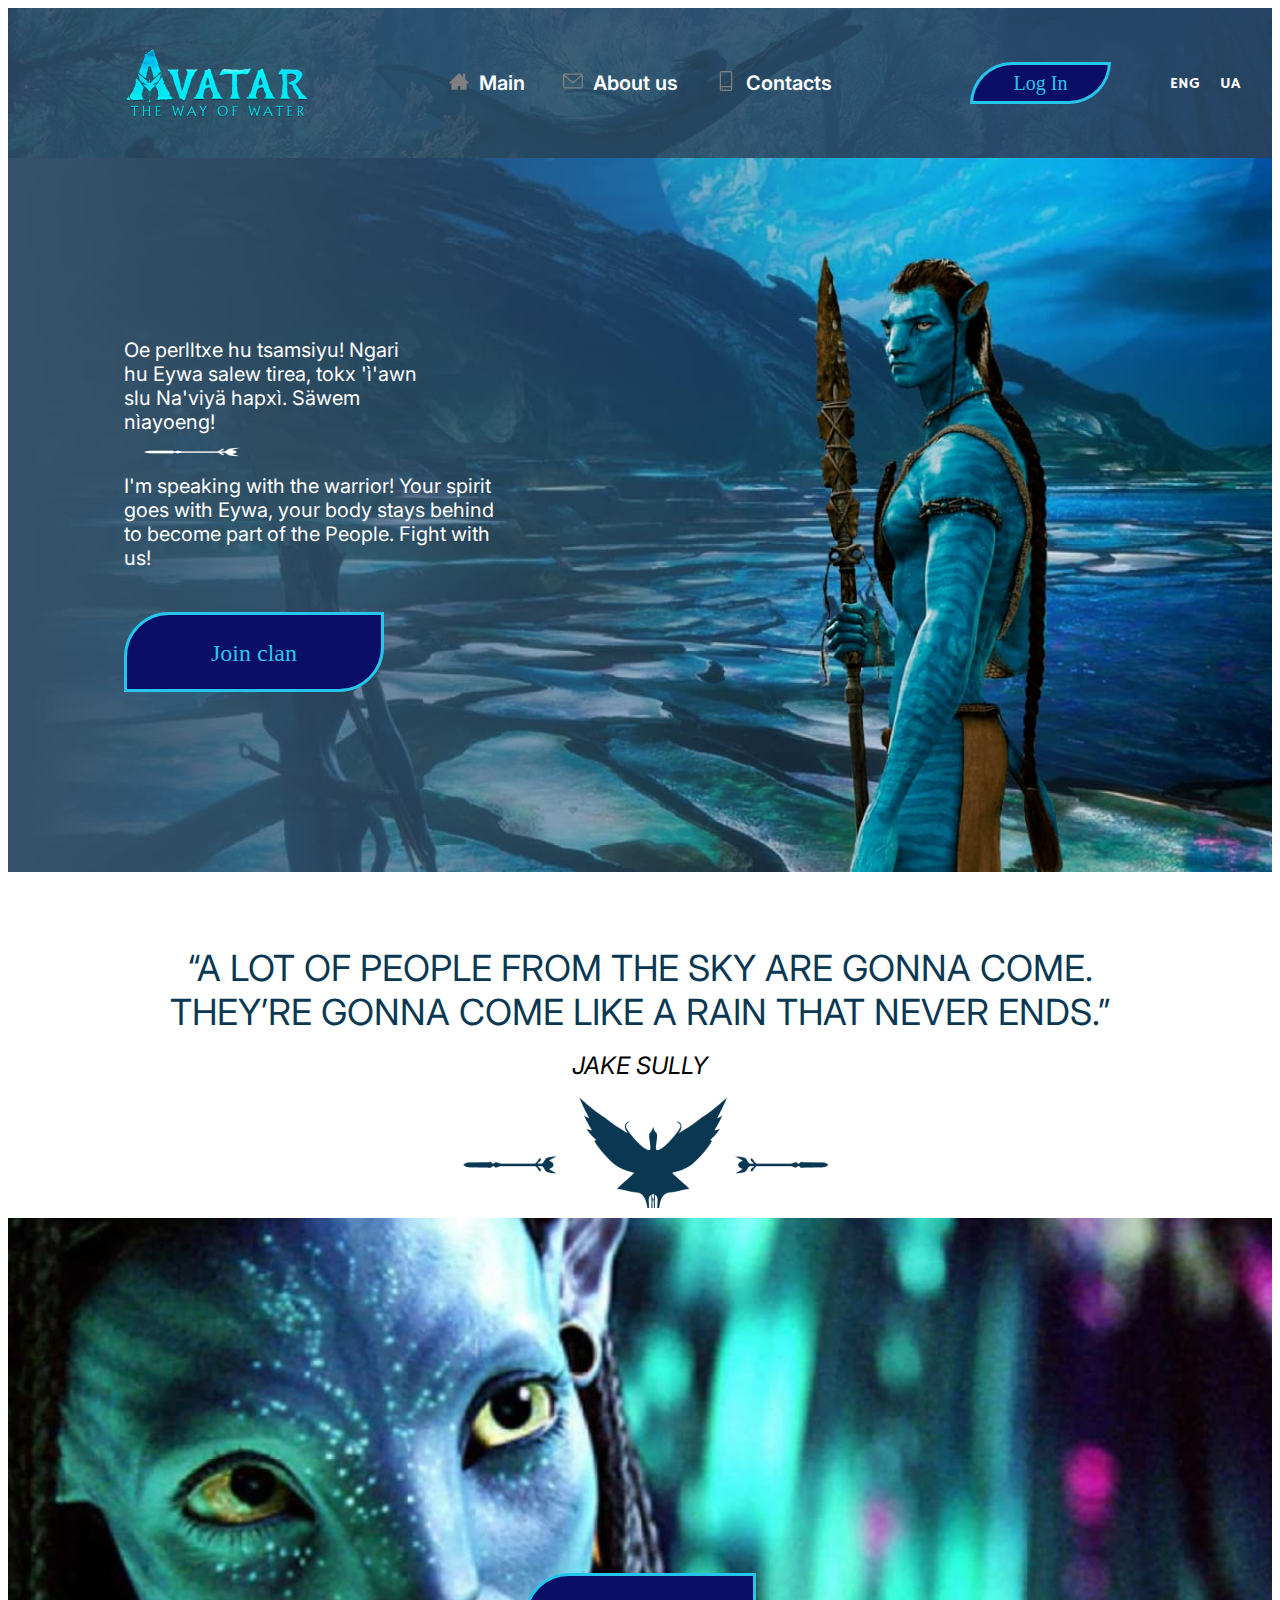
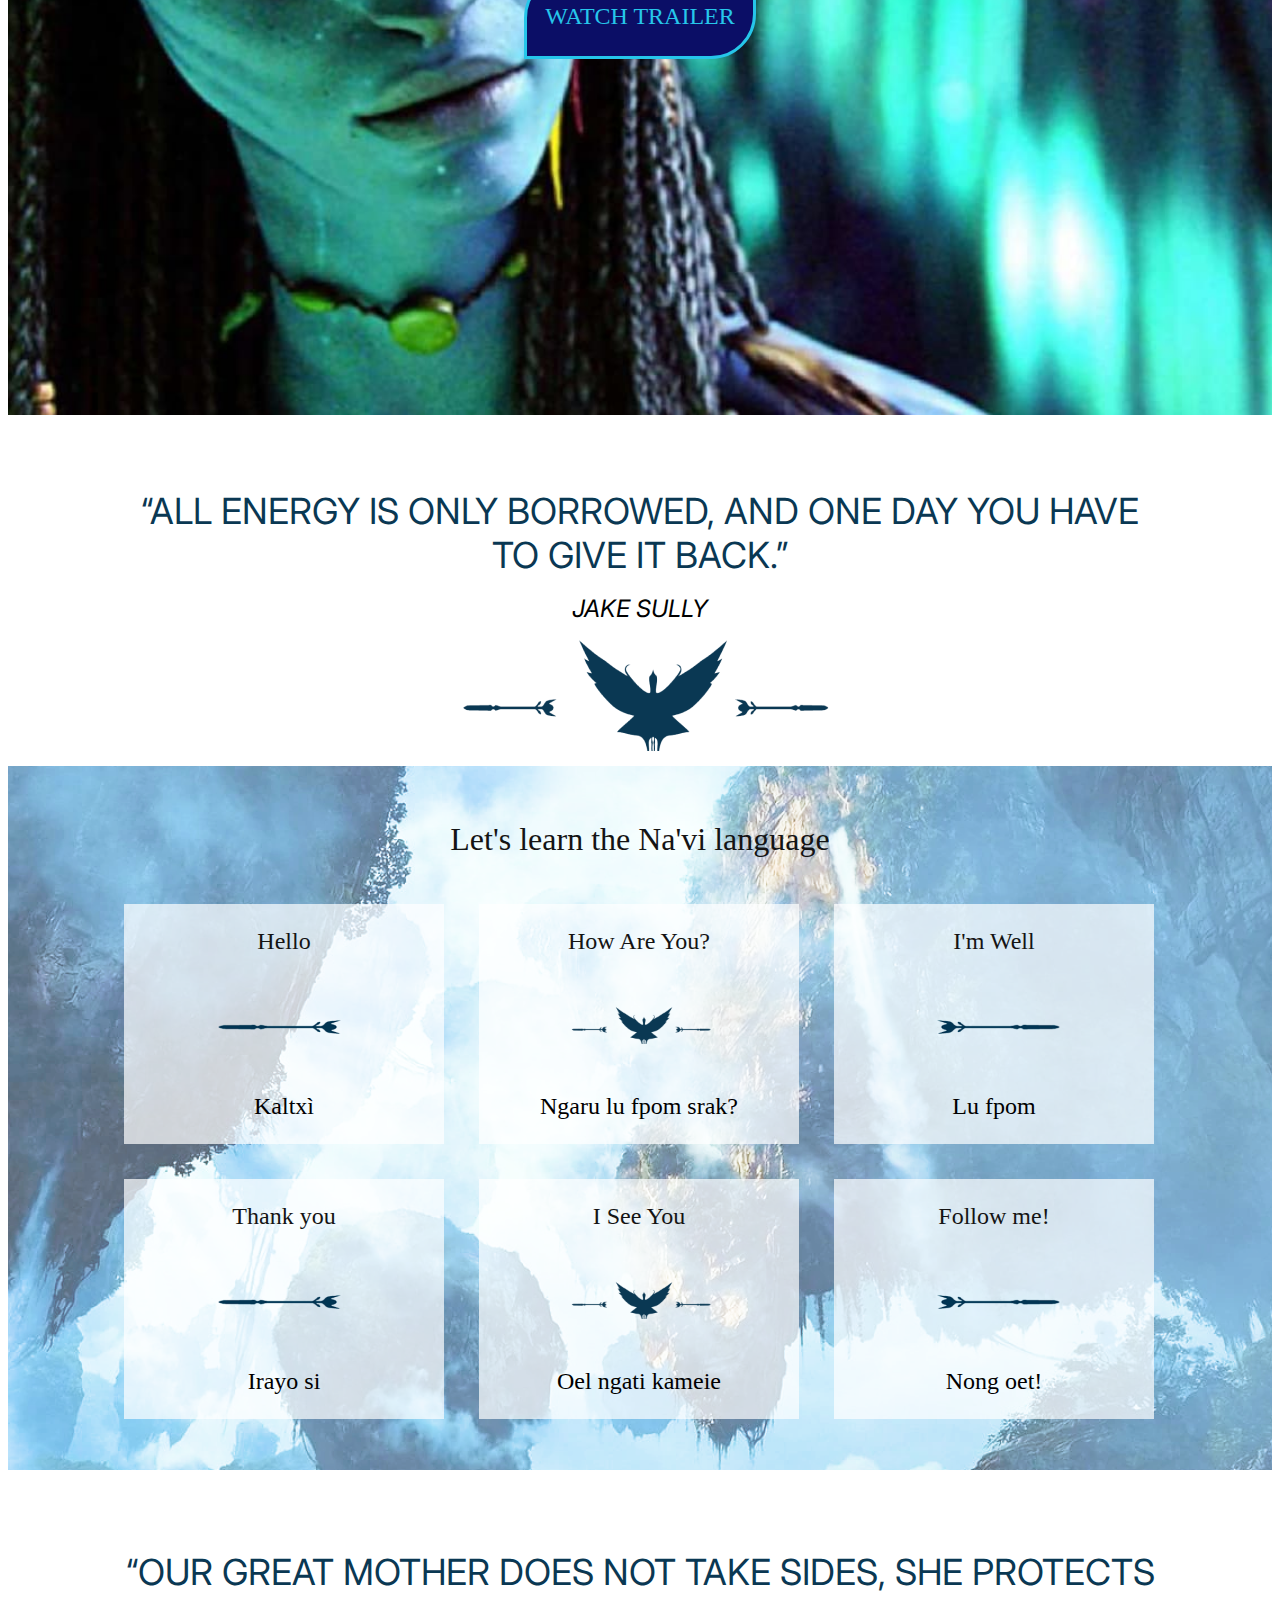
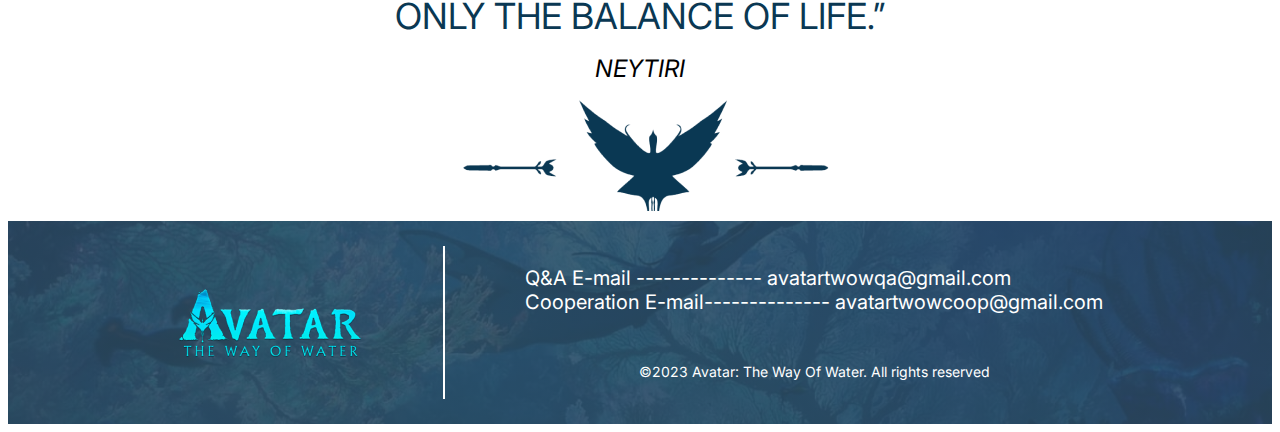
<file: index.html>
<!DOCTYPE html>
<html lang="en">
<head>
    <meta charset="UTF-8">
    <meta name="viewport" content="width=device-width, initial-scale=1.0">
    <title>Document</title>
    <link rel="stylesheet" href="./color/style.css">
    <link rel="stylesheet" href="./color/reset.css">

<link rel="preconnect" href="https://fonts.googleapis.com">
<link rel="preconnect" href="https://fonts.gstatic.com" crossorigin>
<link
    href="https://fonts.googleapis.com/css2?family=Hammersmith+One&family=Headland+One&family=Inter:ital,opsz,wght@0,14..32,100..900;1,14..32,100..900&display=swap"
    rel="stylesheet">

    <link rel="stylesheet" href="https://cdnjs.cloudflare.com/ajax/libs/modern-normalize/3.0.1/modern-normalize.min.css"
        integrity="sha512-q6WgHqiHlKyOqslT/lgBgodhd03Wp4BEqKeW6nNtlOY4quzyG3VoQKFrieaCeSnuVseNKRGpGeDU3qPmabCANg=="
        crossorigin="anonymous" referrerpolicy="no-referrer" />
</head>

<!-- ---------------Header-logo-perechod----------------- -->
<body>
<header class="head">
        <div class="container head-box" >
        <a href="./index.html"><img src="./img_portfoleo_one/avatar.png" alt="logo_name" class="head-logo"></a>

            <ul class="head-info">
                <li class="head-mains"><a href="" class="head-link"><svg class="head-icon">
                    <use href="./img/symbol-defs.svg#icon-home1"></use>
                </svg> Main</a></li>
                <li class="head-mains"><a href="" class="head-link"><svg class="head-icon">
                    <use href="./img/symbol-defs.svg#icon-emall"></use>
                </svg>About us</a></li>
                <li class="head-mains"><a href="" class="head-link"><svg class="head-icon">
                    <use href="./img/symbol-defs.svg#icon-phone"></use>
                </svg> Contacts</a></li>
            </ul>
            <ul class="head-log">
                <li class="head-log_in"><button class="head-button">Log In</button></li>
                <li class="head-ENGs"><a href="./index.html" class="head-ENG">ENG</a></li>
                <li class="head-peremukach"><a href="#"><img src="./img_portfoleo_one/perekluchateli.png" alt="перимекач"></a></li>
                <li class="head-UAs"><a href="./portfoleo/portfoleo.html" class="head-UA">UA</a></li>
            </ul>
        </div>
</header>

<!-- -----------------------body---text---img---step_1------ -->

    <section class="box">
        <div class="container">
            <div class="box-info">

                <p class="box-text">Oe perlltxe hu tsamsiyu!
                Ngari hu Eywa salew tirea,
                tokx 'ì'awn slu Na'viyä hapxì.
                Säwem nìayoeng!</p> 
    
                <img src="./img_portfoleo_one/trela_light.png" alt="strela" class="box-img">

                <p class="box-texts">I'm speaking with the warrior!
                Your spirit goes with Eywa,
                your body stays behind to
                become part of the People.
                Fight with us!</p>

            </div>

                <button class="box-button">Join clan</button>
        </div>
    </section>

<!-- --------------------body---text----step_2---------------- -->

    <section class="slaid">
        <div class="container">
            <div class="slaid-all">
            <!-- slaid-info -->
                   <blockquote>
                    <p class="slaid-desk">“A LOT OF PEOPLE FROM THE SKY ARE GONNA COME. THEY’RE GONNA COME LIKE A RAIN THAT NEVER ENDS.”</p>
                    <cite class="slaid-min-text">JAKE SULLY</cite>
                    </blockquote>
                    <img src="./img_portfoleo_one/strelu.png" alt="ptusa" class="slaid-img">
            </div>
        </div>
    </section>

<!-- ------------body---button---step_3--------------- -->

    <section class="video">
        <div class="container">

                <button class="video-button" onclick="location.href='https://www.youtube.com/watch?v=B822xFL9Xus'">WATCH TRAILER</button>

        </div>
    </section>

<!-- --------------------body---text---copy-step_2---------------- -->

    <section class="slaid">
        <div class="container">
            <div class="slaid-all">
                <!-- slaid-info -->
                <blockquote>
                    <p class="slaid-desk">“ALL ENERGY IS ONLY BORROWED, AND ONE DAY YOU HAVE TO GIVE IT BACK.”</p>

                    <cite class="slaid-min-text">JAKE SULLY</cite>
                </blockquote>
                <img src="./img_portfoleo_one/strelu.png" alt="ptusa" class="slaid-img">
            </div>
        </div>
    </section>
<!-- -------------------body----text---boxs_6---step_4----- -->

    <section class="item">
        <div class="container">
                <p class="item-text">Let's learn the Na'vi language</p>
            <div class="item-posicen">
            <ul class="item-all">

                <li class="item-box">
                    <p class="item-texts">Hello</p>
                    <img src="./img_portfoleo_one/strela-reght2.png" alt="strela_na_levo" class="item-foto">
                    <p class="item-text-info">Kaltxì</p>
                </li>


                <li class="item-box">
                    <p class="item-texts">How Are You?</p>
                    <img src="./img_portfoleo_one/strelu.png" alt="dwe_strulu" class="item-foto">
                    <p class="item-text-info">Ngaru lu fpom srak?</p>
                </li>



                <li class="item-box">
                    <p class="item-texts">I'm Well</p>
                    <img src="./img_portfoleo_one/strela-reght.png" alt="strela_na_pravo" class="item-foto">
                    <p class="item-text-info">Lu fpom</p>
                </li>



                <li class="item-box">
                    <p class="item-texts">Thank you</p>
                    <img src="./img_portfoleo_one/strela-reght2.png" alt="strela_na_levo" class="item-foto">
                    <p class="item-text-info">Irayo si</p>
                </li>

                <li class="item-box">
                    <p class="item-texts">I See You</p>
                    <img src="./img_portfoleo_one/strelu.png" alt="dwe_strulu" class="item-foto">
                    <p class="item-text-info">Oel ngati kameie</p>
                </li>


                <li class="item-box">
                    <p class="item-texts">Follow me!</p>
                    <img src="./img_portfoleo_one/strela-reght.png" alt="strela_na_pravo" class="item-foto">
                    <p class="item-text-info">Nong oet!</p>
                </li>
            </ul>
            </div>
        </div>
    </section>

<!-- --------------------body---text---copy-step_2---------------- -->

    <section class="slaid">
        <div class="container">
            <div class="slaid-all">
                <!-- slaid-info -->
                <blockquote>
                    <p class="slaid-desk">“OUR GREAT MOTHER DOES NOT TAKE SIDES, SHE PROTECTS ONLY THE BALANCE OF LIFE.”</p>

                    <cite class="slaid-min-text">NEYTIRI</cite>
                </blockquote>
                <img src="./img_portfoleo_one/strelu.png" alt="ptusa" class="slaid-img">
            </div>
        </div>
    </section>

<!-- -------------------------footer---logo---info------------ -->

<footer class="end">
        <div class="container">

            <div class="end-line">
            <a href="./index.html" class="end-logo"><img src="./img_portfoleo_one/avatar.png" alt="logo_name_index"></a>
            
                <div class="end-lineal"></div>

            <ul class="end-all">
                <li class="end-email1">
                    <p>Q&A E-mail -------------- <a href="mailto:avatartwowqa@gmail.com" class="end-email">avatartwowqa@gmail.com</a></p>
                </li>
                <li class="end-emails1">
                    <p>Cooperation E-mail-------------- <a href="mailto:avatartwowcoop@gmail.com" class="end-email">avatartwowcoop@gmail.com</a></p>
                </li>
                <li>
                    <p class="end-end">&#169;2023 Avatar: The Way Of Water. All rights reserved</p>
                </li>
            </ul>
            </div>
        </div>
        
        
</footer>
</body>
</html>
</file>
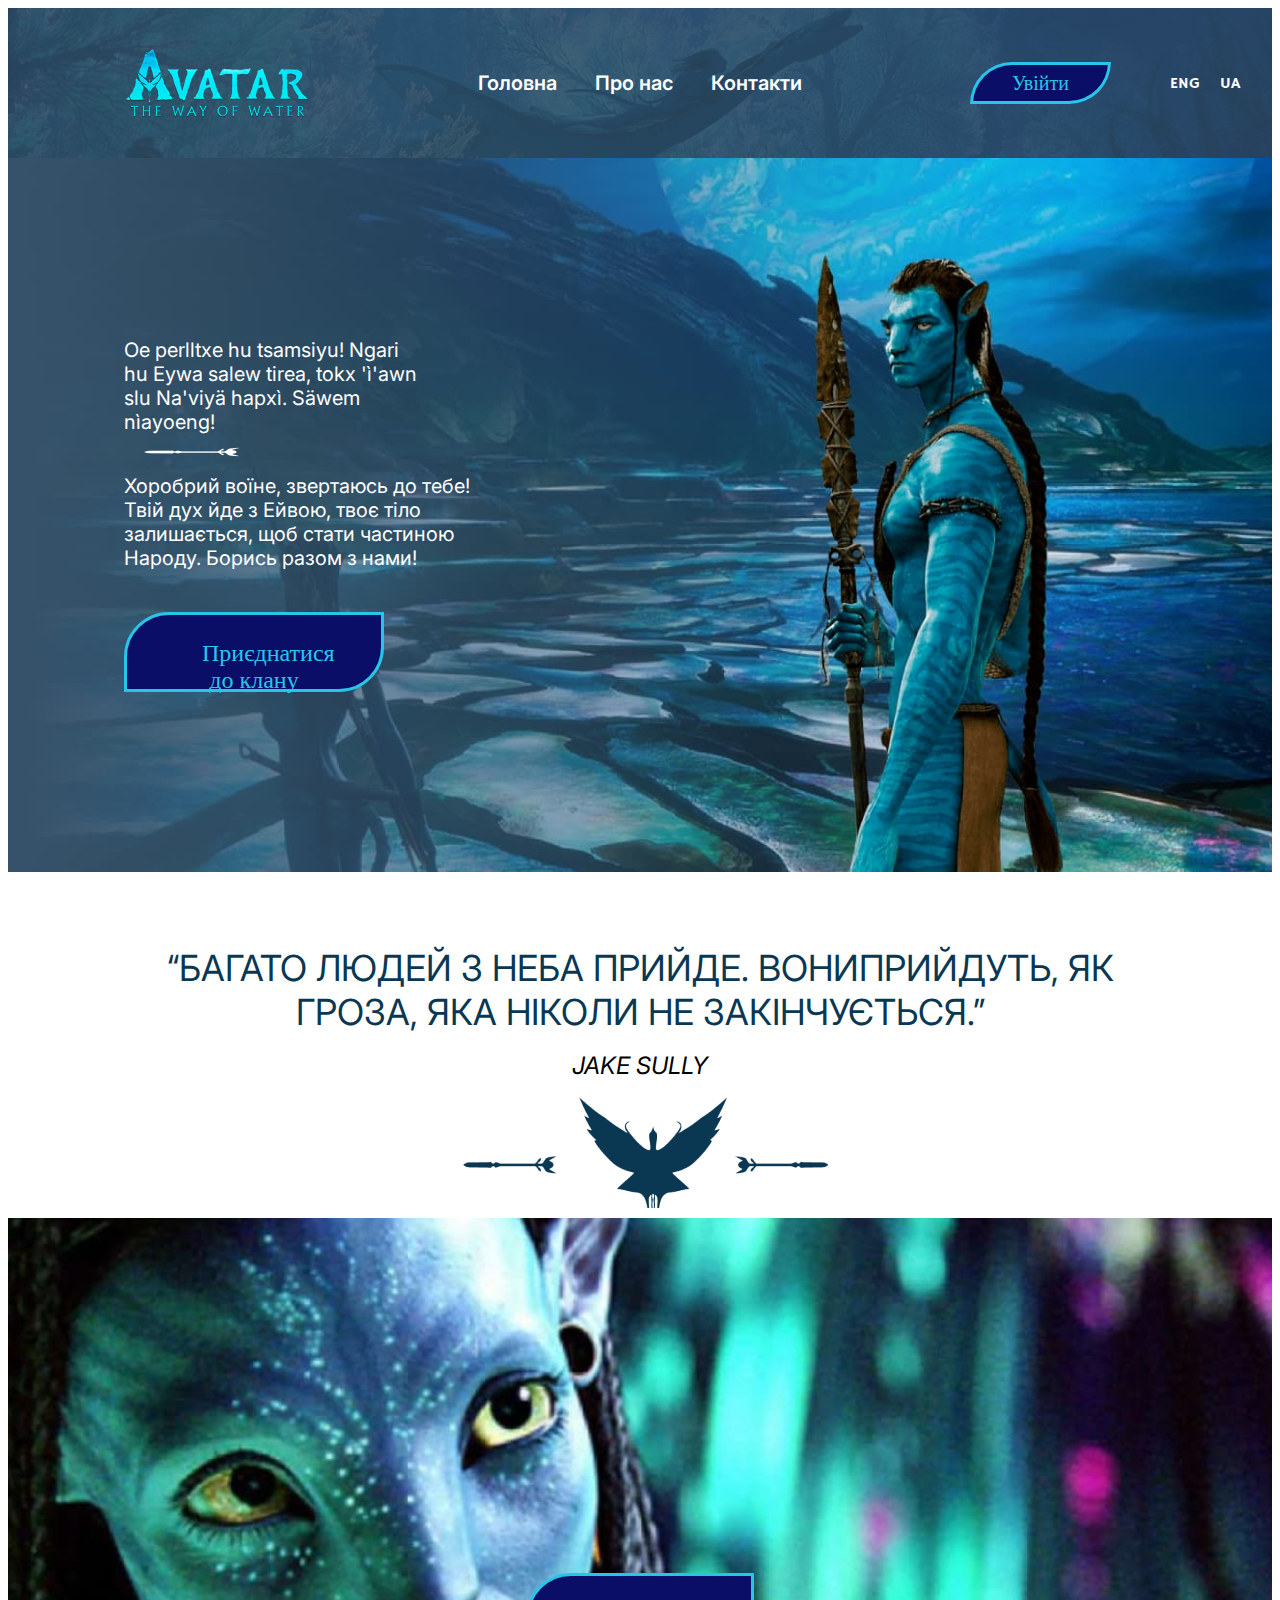
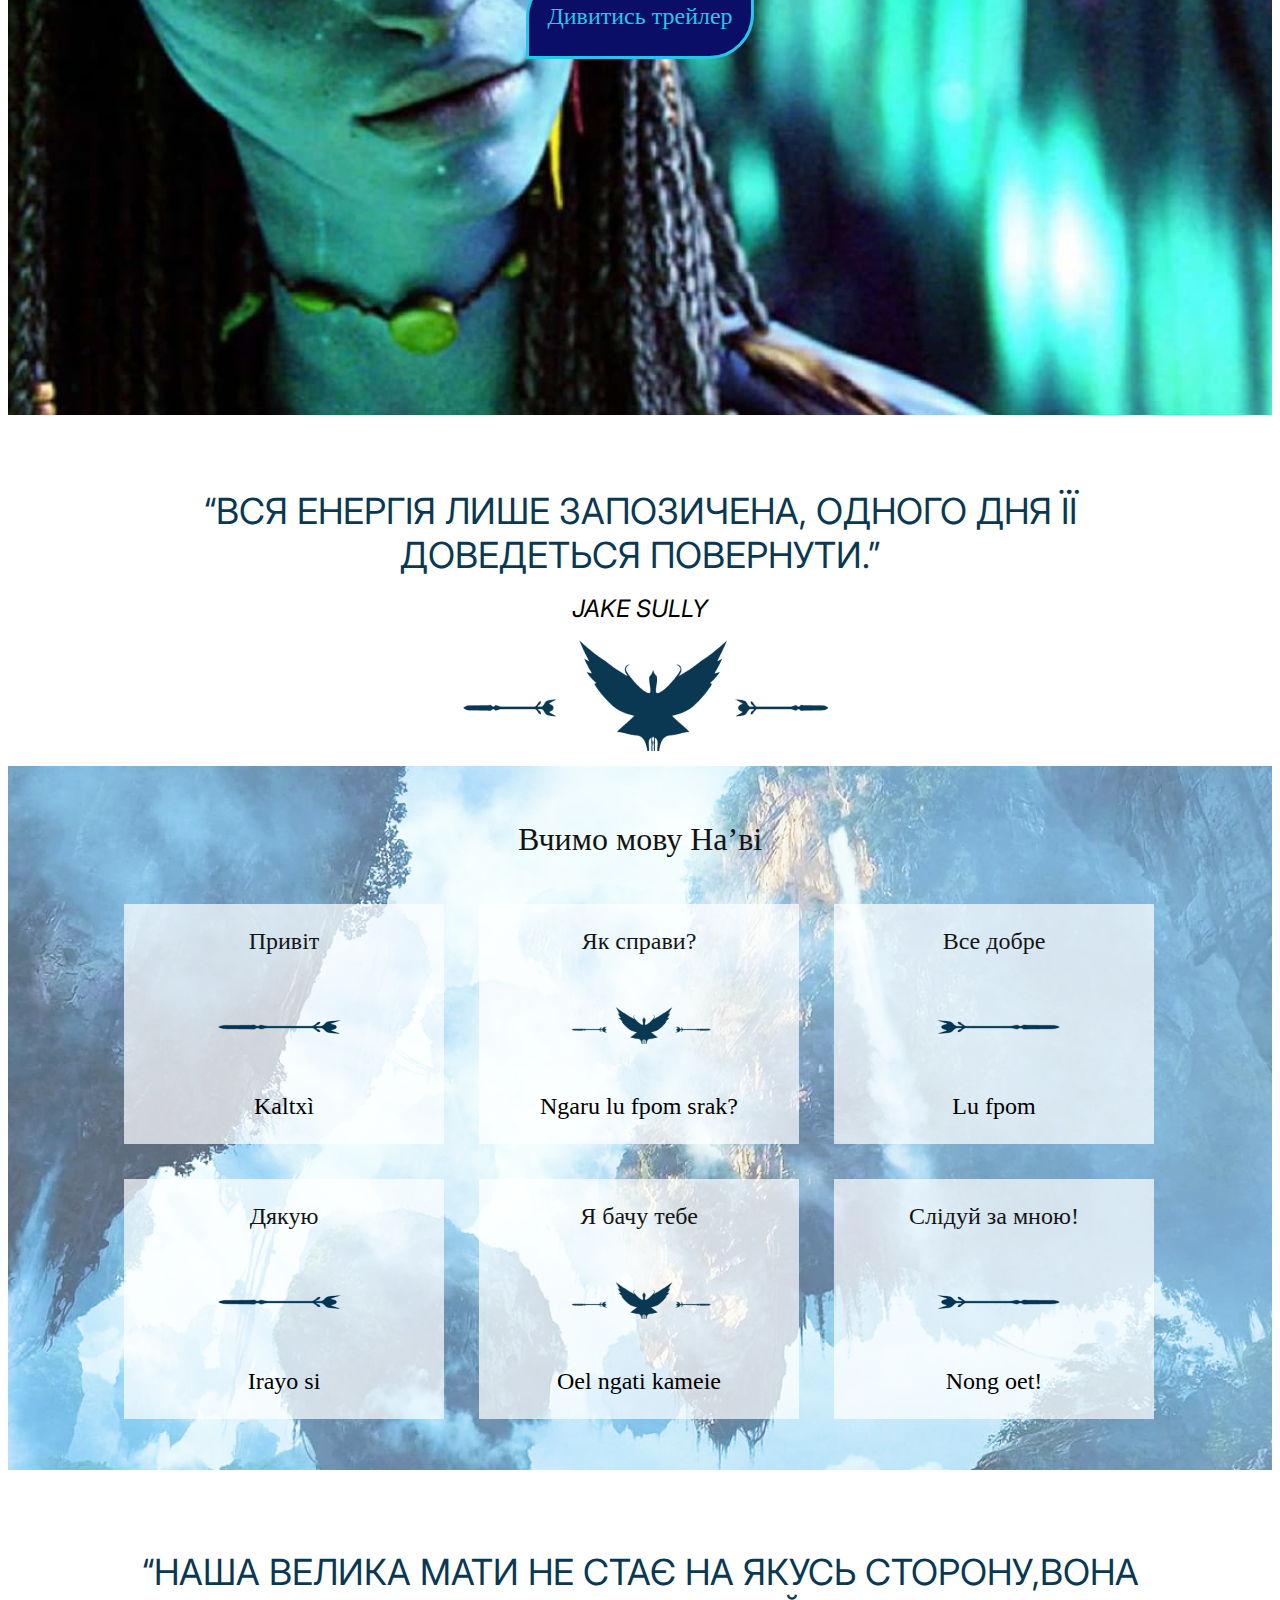
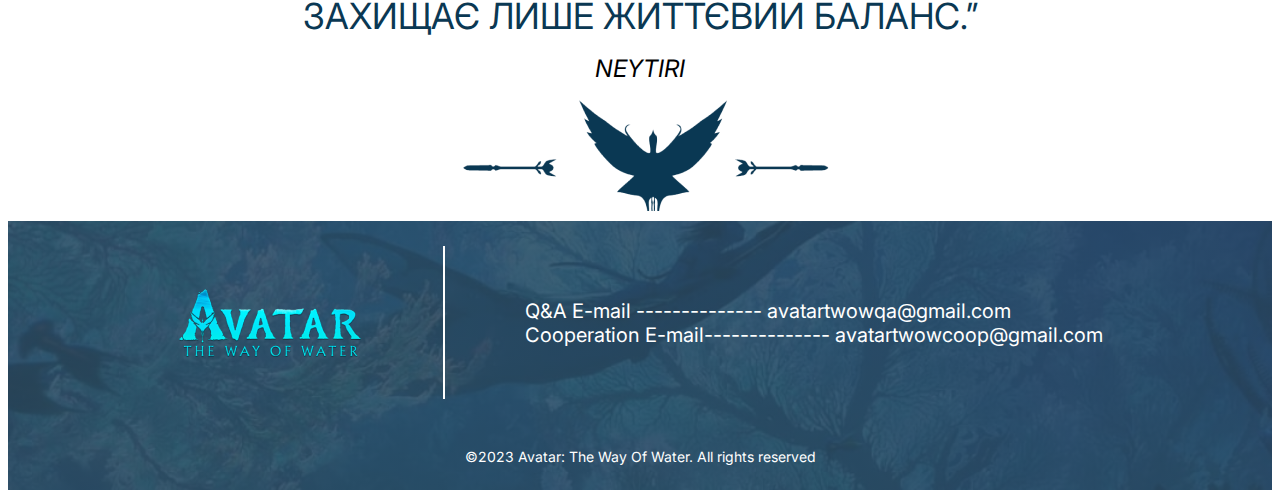
<file: portfoleo/portfoleo.html>
<!DOCTYPE html>
<html lang="en">

<head>
    <meta charset="UTF-8">
    <meta name="viewport" content="width=device-width, initial-scale=1.0">
    <title>Document</title>
    <link rel="stylesheet" href="../color/style.css">
    <link rel="stylesheet" href="../color/reset.css">

    <link rel="preconnect" href="https://fonts.googleapis.com">
    <link rel="preconnect" href="https://fonts.gstatic.com" crossorigin>
    <link
        href="https://fonts.googleapis.com/css2?family=Hammersmith+One&family=Headland+One&family=Inter:ital,opsz,wght@0,14..32,100..900;1,14..32,100..900&display=swap"
        rel="stylesheet">

    <link rel="stylesheet" href="https://cdnjs.cloudflare.com/ajax/libs/modern-normalize/3.0.1/modern-normalize.min.css"
        integrity="sha512-q6WgHqiHlKyOqslT/lgBgodhd03Wp4BEqKeW6nNtlOY4quzyG3VoQKFrieaCeSnuVseNKRGpGeDU3qPmabCANg=="
        crossorigin="anonymous" referrerpolicy="no-referrer" />
</head>

<!-- ---------------Header-logo-perechod----------------- -->

<body>
    <header class="head">
        <div class="container head-box">
            <a href="../index.html"><img src="../img_portfoleo_one/avatar.png" alt="logo_name" class="head-logo"></a>

            <ul class="head-info">
                <li class="head-mains"><a href="" class="head-link">Головна</a></li>
                <li class="head-mains"><a href="" class="head-link">Про нас</a></li>
                <li class="head-mains"><a href="" class="head-link">Контакти</a></li>
            </ul>
            <ul class="head-log">
                <li class="head-log_in"><button class="head-button">Увійти</button></li>
                <li class="head-ENGs"><a href="../index.html" class="head-ENG">ENG</a></li>
                <li class="head-peremukach"><a href="#"><img src="../img_portfoleo_one/perekluchateli.png"
                            alt="перимекач"></a></li>
                <li class="head-UAs"><a href="../portfoleo/portfoleo.html" class="head-UA">UA</a></li>
            </ul>
        </div>
    </header>

    <!-- -----------------------body---text---img---step_1------ -->

    <section class="box">
        <div class="container">
            <div class="box-info">

                <p class="box-text">Oe perlltxe hu tsamsiyu!
                    Ngari hu Eywa salew tirea,
                    tokx 'ì'awn slu Na'viyä hapxì.
                    Säwem nìayoeng!</p>

                <img src="../img_portfoleo_one/trela_light.png" alt="strela" class="box-img">

                <p class="box-texts">Хоробрий воїне, звертаюсь до тебе!
                    Твій дух йде з Ейвою, 
                    твоє тіло залишається, 
                    щоб стати частиною Народу.
                    Борись разом з нами!</p>

            </div>

            <button class="box-button">Приєднатися до клану</button>
        </div>
    </section>

    <!-- --------------------body---text----step_2---------------- -->

    <section class="slaid">
        <div class="container">
            <div class="slaid-all">
                <!-- slaid-info -->
                <blockquote>
                    <p class="slaid-desk">“БАГАТО ЛЮДЕЙ З НЕБА ПРИЙДЕ.
                         ВОНИПРИЙДУТЬ, ЯК ГРОЗА, ЯКА НІКОЛИ НЕ ЗАКІНЧУЄТЬСЯ.” </p>
                    <cite class="slaid-min-text">JAKE SULLY</cite>
                </blockquote>
                <img src="../img_portfoleo_one/strelu.png" alt="ptusa" class="slaid-img">
            </div>
        </div>
    </section>

    <!-- ------------body---button---step_3--------------- -->

    <section class="video">
        <div class="container">

            <button class="video-button">Дивитись трейлер</button>

        </div>
    </section>

    <!-- --------------------body---text---copy-step_2---------------- -->

    <section class="slaid">
        <div class="container">
            <div class="slaid-all">
                <!-- slaid-info -->
                <blockquote>
                    <p class="slaid-desk">“ВСЯ ЕНЕРГІЯ ЛИШЕ ЗАПОЗИЧЕНА, ОДНОГО ДНЯ ЇЇ ДОВЕДЕТЬСЯ ПОВЕРНУТИ.”</p>

                    <cite class="slaid-min-text">JAKE SULLY</cite>
                </blockquote>
                <img src="../img_portfoleo_one/strelu.png" alt="ptusa" class="slaid-img">
            </div>
        </div>
    </section>
    <!-- -------------------body----text---boxs_6---step_4----- -->

    <section class="item">
        <div class="container">
            <p class="item-text">Вчимо мову На’ві</p>
            <div class="item-posicen">
                <ul class="item-all">

                    <li class="item-box">
                        <p class="item-info">Привіт</p>
                        <img src="../img_portfoleo_one/strela-reght2.png" alt="strela_na_levo" class="item-foto">
                        <p class="item-infos">Kaltxì</p>
                    </li>


                    <li class="item-box">
                        <p class="item-info">Як справи?</p>
                        <img src="../img_portfoleo_one/strelu.png" alt="dwe_strulu" class="item-foto">
                        <p class="item-infos">Ngaru lu fpom srak?</p>
                    </li>



                    <li class="item-box">
                        <p class="item-info">Все добре</p>
                        <img src="../img_portfoleo_one/strela-reght.png" alt="strela_na_pravo" class="item-foto">
                        <p class="item-infos">Lu fpom</p>
                    </li>



                    <li class="item-box">
                        <p class="item-info">Дякую</p>
                        <img src="../img_portfoleo_one/strela-reght2.png" alt="strela_na_levo" class="item-foto">
                        <p class="item-infos">Irayo si</p>
                    </li>

                    <li class="item-box">
                        <p class="item-info">Я бачу тебе</p>
                        <img src="../img_portfoleo_one/strelu.png" alt="dwe_strulu" class="item-foto">
                        <p class="item-infos">Oel ngati kameie</p>
                    </li>


                    <li class="item-box">
                        <p class="item-info">Слідуй за мною!</p>
                        <img src="../img_portfoleo_one/strela-reght.png" alt="strela_na_pravo" class="item-foto">
                        <p class="item-infos">Nong oet!</p>
                    </li>
                </ul>
            </div>
        </div>
    </section>

    <!-- --------------------body---text---copy-step_2---------------- -->

    <section class="slaid">
        <div class="container">
            <div class="slaid-all">
                <!-- slaid-info -->
                <blockquote>
                    <p class="slaid-desk">“НАША ВЕЛИКА МАТИ НЕ СТАЄ НА ЯКУСЬ СТОРОНУ,ВОНА ЗАХИЩАЄ ЛИШЕ ЖИТТЄВИЙ БАЛАНС.”
                    </p>

                    <cite class="slaid-min-text">NEYTIRI</cite>
                </blockquote>
                <img src="../img_portfoleo_one/strelu.png" alt="ptusa" class="slaid-img">
            </div>
        </div>
    </section>

    <!-- -------------------------footer---logo---info------------ -->

    <footer class="end">
        <div class="container">

            <div class="end-line">
                <a href="../index.html" class="end-logo"><img src="../img_portfoleo_one/avatar.png"
                        alt="logo_name_index"></a>

                <div class="end-lineal"></div>

                <ul class="end-all">
                    <li class="end-email1">
                        <p>Q&A E-mail -------------- <a href="mailto:avatartwowqa@gmail.com"
                                class="end-email">avatartwowqa@gmail.com</a></p>
                    </li>
                    <li class="end-emails1">
                        <p>Cooperation E-mail-------------- <a href="mailto:avatartwowcoop@gmail.com"
                                class="end-email">avatartwowcoop@gmail.com</a></p>
                    </li>
                </ul>
            </div>
            <p class="end-end">&#169;2023 Avatar: The Way Of Water. All rights reserved</p>

    </footer>
</body>

</html>
</file>
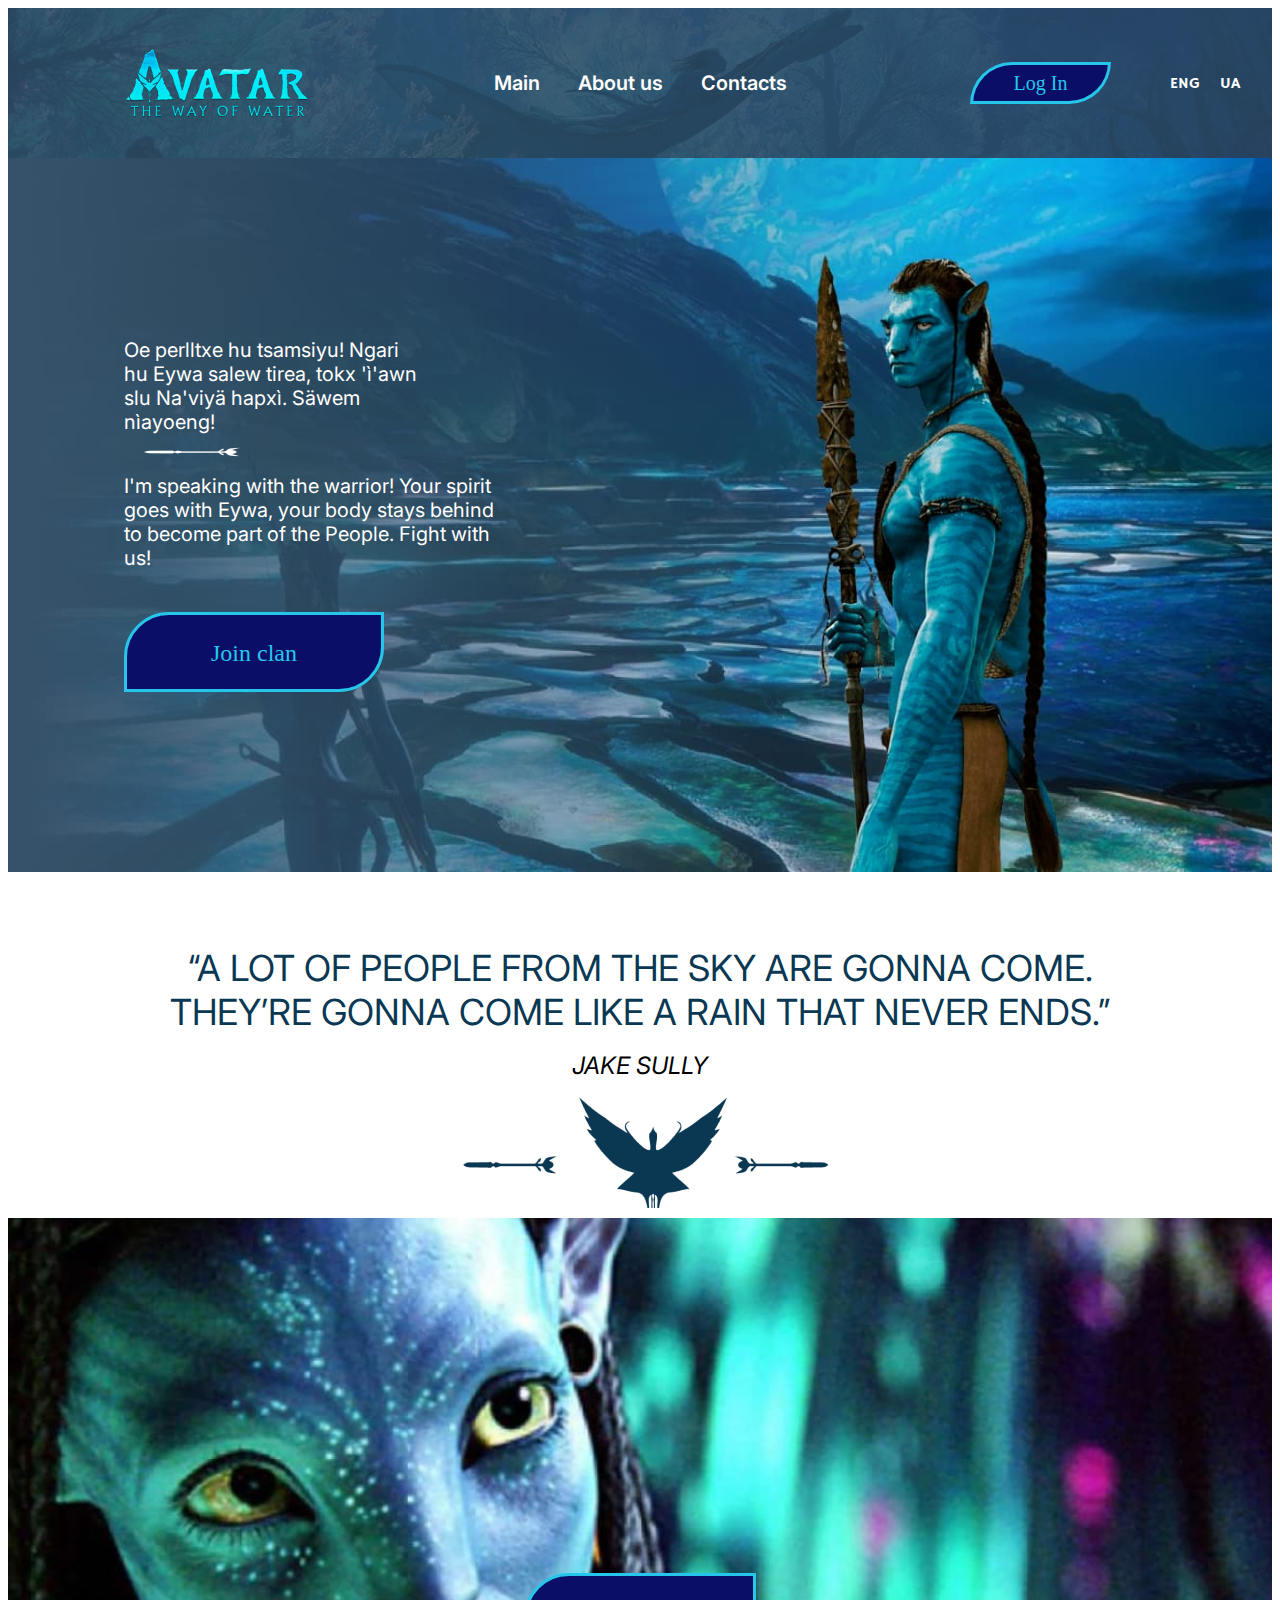
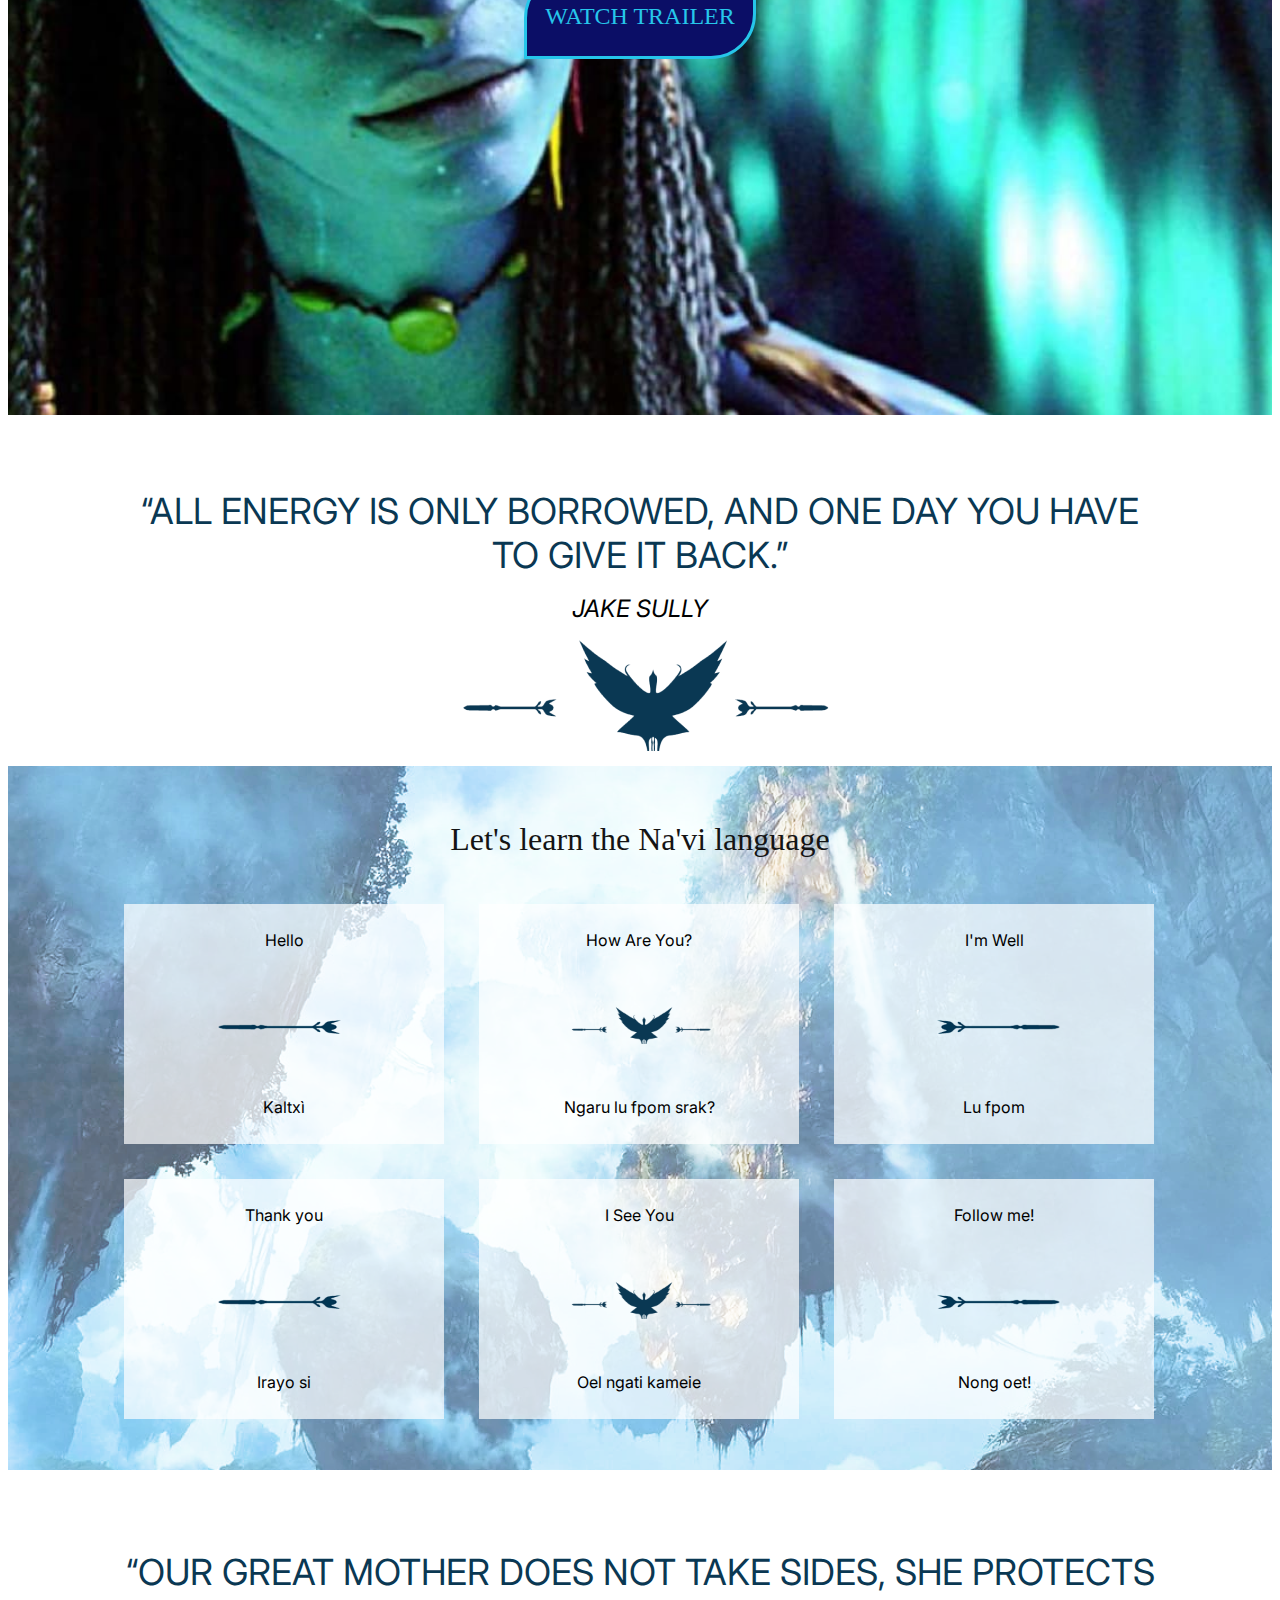
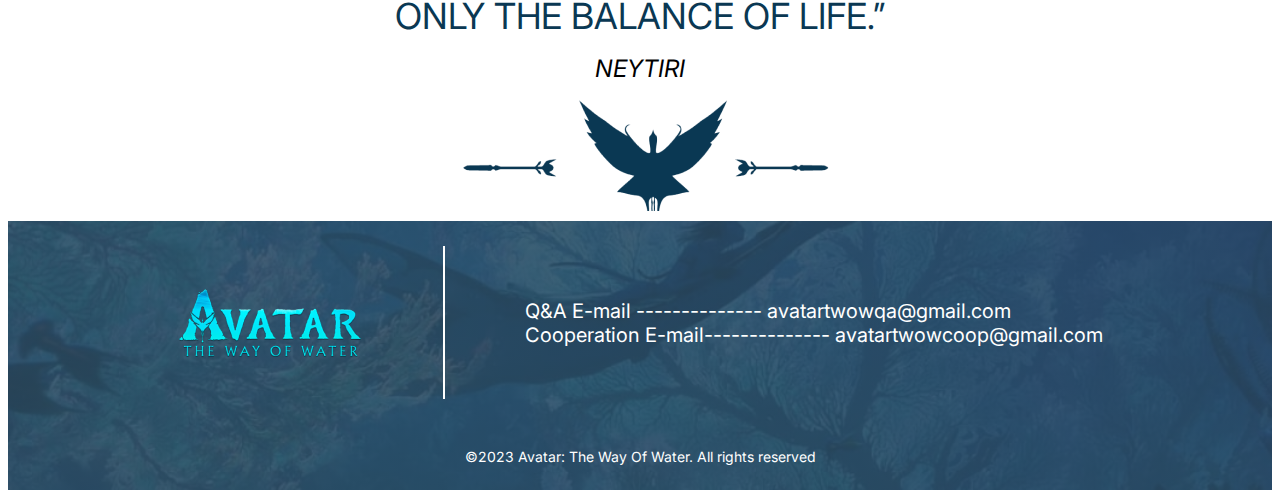
<file: portfoleo/portfoleo_ENG.html>
<!DOCTYPE html>
<html lang="en">
<head>
    <meta charset="UTF-8">
    <meta name="viewport" content="width=device-width, initial-scale=1.0">
    <title>Document</title>
    <link rel="stylesheet" href="../color/style.css">
    <link rel="stylesheet" href="../color/reset.css">

<link rel="preconnect" href="https://fonts.googleapis.com">
<link rel="preconnect" href="https://fonts.gstatic.com" crossorigin>
<link
    href="https://fonts.googleapis.com/css2?family=Hammersmith+One&family=Headland+One&family=Inter:ital,opsz,wght@0,14..32,100..900;1,14..32,100..900&display=swap"
    rel="stylesheet">

    <link rel="stylesheet" href="https://cdnjs.cloudflare.com/ajax/libs/modern-normalize/3.0.1/modern-normalize.min.css"
        integrity="sha512-q6WgHqiHlKyOqslT/lgBgodhd03Wp4BEqKeW6nNtlOY4quzyG3VoQKFrieaCeSnuVseNKRGpGeDU3qPmabCANg=="
        crossorigin="anonymous" referrerpolicy="no-referrer" />
</head>

<!-- ---------------Header-logo-perechod----------------- -->
<body>
<header class="head">
        <div class="container head-box" >
        <a href="../index.html"><img src="../img_portfoleo_one/avatar.png" alt="logo_name" class="head-logo"></a>

            <ul class="head-info">
                <li class="head-mains"><a href="" class="head-link">Main</a></li>
                <li class="head-mains"><a href="" class="head-link">About us</a></li>
                <li class="head-mains"><a href="" class="head-link">Contacts</a></li>
            </ul>
            <ul class="head-log">
                <li class="head-log_in"><button class="head-button">Log In</button></li>
                <li class="head-ENGs"><a href="../index.html" class="head-ENG">ENG</a></li>
                <li class="head-peremukach"><a href="#"><img src="../img_portfoleo_one/perekluchateli.png" alt="перимекач"></a></li>
                <li class="head-UAs"><a href="../portfoleo/portfoleo.html" class="head-UA">UA</a></li>
            </ul>
        </div>
</header>

<!-- -----------------------body---text---img---step_1------ -->

    <section class="box">
        <div class="container">
            <div class="box-info">

                <p class="box-text">Oe perlltxe hu tsamsiyu!
                Ngari hu Eywa salew tirea,
                tokx 'ì'awn slu Na'viyä hapxì.
                Säwem nìayoeng!</p> 
    
                <img src="../img_portfoleo_one/trela_light.png" alt="strela" class="box-img">

                <p class="box-texts">I'm speaking with the warrior!
                Your spirit goes with Eywa,
                your body stays behind to
                become part of the People.
                Fight with us!</p>

            </div>

                <button class="box-button">Join clan</button>
        </div>
    </section>

<!-- --------------------body---text----step_2---------------- -->

    <section class="slaid">
        <div class="container">
            <div class="slaid-all">
            <!-- slaid-info -->
                   <blockquote>
                    <p class="slaid-desk">“A LOT OF PEOPLE FROM THE SKY ARE GONNA COME. THEY’RE GONNA COME LIKE A RAIN THAT NEVER ENDS.”</p>
                    <cite class="slaid-min-text">JAKE SULLY</cite>
                    </blockquote>
                    <img src="../img_portfoleo_one/strelu.png" alt="ptusa" class="slaid-img">
            </div>
        </div>
    </section>

<!-- ------------body---button---step_3--------------- -->

    <section class="video">
        <div class="container">

                <button class="video-button">WATCH TRAILER</button>

        </div>
    </section>

<!-- --------------------body---text---copy-step_2---------------- -->

    <section class="slaid">
        <div class="container">
            <div class="slaid-all">
                <!-- slaid-info -->
                <blockquote>
                    <p class="slaid-desk">“ALL ENERGY IS ONLY BORROWED, AND ONE DAY YOU HAVE TO GIVE IT BACK.”</p>

                    <cite class="slaid-min-text">JAKE SULLY</cite>
                </blockquote>
                <img src="../img_portfoleo_one/strelu.png" alt="ptusa" class="slaid-img">
            </div>
        </div>
    </section>
<!-- -------------------body----text---boxs_6---step_4----- -->

    <section class="item">
        <div class="container">
                <p class="item-text">Let's learn the Na'vi language</p>
            <div class="item-posicen">
            <ul class="item-all">

                <li class="item-box">
                    <p>Hello</p>
                    <img src="../img_portfoleo_one/strela-reght2.png" alt="strela_na_levo" class="item-foto">
                    <p>Kaltxì</p>
                </li>


                <li class="item-box">
                    <p>How Are You?</p>
                    <img src="../img_portfoleo_one/strelu.png" alt="dwe_strulu" class="item-foto">
                    <p>Ngaru lu fpom srak?</p>
                </li>



                <li class="item-box">
                    <p>I'm Well</p>
                    <img src="../img_portfoleo_one/strela-reght.png" alt="strela_na_pravo" class="item-foto">
                    <p>Lu fpom</p>
                </li>



                <li class="item-box">
                    <p>Thank you</p>
                    <img src="../img_portfoleo_one/strela-reght2.png" alt="strela_na_levo" class="item-foto">
                    <p>Irayo si</p>
                </li>

                <li class="item-box">
                    <p>I See You</p>
                    <img src="../img_portfoleo_one/strelu.png" alt="dwe_strulu" class="item-foto">
                    <p>Oel ngati kameie</p>
                </li>


                <li class="item-box">
                    <p>Follow me!</p>
                    <img src="../img_portfoleo_one/strela-reght.png" alt="strela_na_pravo" class="item-foto">
                    <p>Nong oet!</p>
                </li>
            </ul>
            </div>
        </div>
    </section>

<!-- --------------------body---text---copy-step_2---------------- -->

    <section class="slaid">
        <div class="container">
            <div class="slaid-all">
                <!-- slaid-info -->
                <blockquote>
                    <p class="slaid-desk">“OUR GREAT MOTHER DOES NOT TAKE SIDES, SHE PROTECTS ONLY THE BALANCE OF LIFE.”</p>

                    <cite class="slaid-min-text">NEYTIRI</cite>
                </blockquote>
                <img src="../img_portfoleo_one/strelu.png" alt="ptusa" class="slaid-img">
            </div>
        </div>
    </section>

<!-- -------------------------footer---logo---info------------ -->

<footer class="end">
        <div class="container">

            <div class="end-line">
            <a href="./index.html" class="end-logo"><img src="../img_portfoleo_one/avatar.png" alt="logo_name_index"></a>
            
                <div class="end-lineal"></div>

            <ul class="end-all">
                <li class="end-email1">
                    <p>Q&A E-mail -------------- <a href="mailto:avatartwowqa@gmail.com" class="end-email">avatartwowqa@gmail.com</a></p>
                </li>
                <li class="end-emails1">
                    <p>Cooperation E-mail-------------- <a href="mailto:avatartwowcoop@gmail.com" class="end-email">avatartwowcoop@gmail.com</a></p>
                </li>
            </ul>
            </div>
        </div>
            <p class="end-end">&#169;2023 Avatar: The Way Of Water. All rights reserved</p>
        
</footer>
</body>
</html>
</file>
<file: color/style.css>
:root{
    --akcen-tcolor: #94CFFF;
    --logo-colot: #FFFFFF;
    --main-text: #212121;
    --et-textcolor: #26C6EA;
    --title-color: #0A3853;
    --borter-color: #0B0E66;
    --tim-background: #000000;
    --footer-background: #141414;
    --slaid-text: #0A3853;
}

.container {
    width: 1056px;
    /* outline: 1px solid red; */
    margin-left: auto;
    margin-right: auto;
    padding-left: 12px;
    padding-right: 12px;
}

* {
    box-sizing: border-box;
}

body {
    font-family: "Inter";
}


/* -------header------- */


.head-info  {
    display: flex;
    gap: 38px;
}
.head-button    {
    margin-right: 49px;

    width: 141px;
    height: 41.694px;
    flex-shrink: 0;
    border: 3px solid var(--et-textcolor);
    background: var(--borter-color);
    border-radius: 45px 0px 45px 0px;
    display: flex;
    justify-content: center;
    align-items: center;
    
    color: var(--et-textcolor);
    text-align: justify;
    font-family: HeadlandOne;
    font-size: 20px;
    font-weight: 400;
    line-height: normal;
        
}



.head-log   {
    width: 186px;
    height: 72px;

    display: flex;
    align-items: center;
    gap: 10px;
}

.head-peremukach    {
    width: 36px;
    height: 20px;
}
.head-link {
    color: var(--logo-colot);
    text-align: center;
    font-size: 20px;
    font-weight: 600;
    line-height: 1.2;
    display: flex;
    align-items: ce;
}
.head-link:hover{
    color: tomato;
    .head-icon{
        fill: tomato;
    }
}
.head-icon{
    width: 20px;
    height: 20px;
    fill: gray;
    margin-right: 10px;
}
/* .head-mains:first-child{
    .head-link{
        color: var(--et-textcolor);
    }
} */

.head-hero  {
    color: var(--logo-colot);
    text-align: center;
    font-size: 20px;
    font-weight: 300;
    line-height: 1.2;
}
.head-Contacts {
    color: var(--logo-colot);
    text-align: center;
    font-size: 20px;
    font-weight: 300;
    line-height: 1.2;
}
.head-ENG{
    color: var(--logo-colot);
    text-align: center;
    font-family: "Hammersmith One";
    font-size: 16px;
    font-weight: 400;
    line-height: 1.25;
}
.head-ENG:hover {
    background: rgb(8, 35, 63);
    border: 2px solid black;
    border-radius: 45px 45px 45px 45px;
}
.head-UA {
    color: var(--logo-colot);
    text-align: center;
    font-family: "Hammersmith One";
    font-size: 16px;
    font-weight: 400;
    line-height: 1.25;
}
.head-UA:hover {
    background: rgb(8, 35, 63);
    border: 2px solid black;
    border-radius: 45px 45px 45px 45px;
}

.head{
    padding-top: 39px;
    padding-bottom: 39px;
    background-image: linear-gradient(rgba(43, 74, 97, 0.87), rgba(43, 74, 97, 0.87)), url(../img/water2.jpg);

    /* background-image: url(../img/water2.jpg); */
    background-repeat: no-repeat;
    background-position: center, center;
    

    background-size: cover;
}
.head-box{
    display: flex;
    align-items: center;
    justify-content: space-between;
}
.head-mains:hover {
    background: rgb(0, 80, 165);
    border: 2px solid black;
    border-radius: 45px 45px 45px 45px;
}










/* --------body---text---img---step_1---------  */


.box{
    padding-top: 180px;
    padding-bottom: 180px;

    background-image: url(../img/Group.jpg);
    background-repeat: no-repeat;
    background-position: center, center;

    
    background-size: cover;
}

.box-text{
    width: 298px;
    height: 96px;
    flex-shrink: 0;

    color: var(--logo-colot);
    font-size: 20px;
    font-weight: 400;
    line-height: 1.2;

}
.box-img{
    width: 152px;
    height: 40px;
}
.box-texts{
    color: var(--logo-colot);
    font-size: 20px;
    font-weight: 400;
    line-height: 1.2;

    width: 376px;
}
.box-button{
    /* border-radius: 260px 0px; */
    width: 260px;
    height: 80px;
    flex-shrink: 0;
    border: 3px solid var(--et-textcolor);
    background: var(--borter-color);
    border-radius: 45px 0px 45px 0px;

    color: #26C7EA;
    text-align: center;
    font-family: HeadlandOne;
    font-size: 24px;
    font-style: normal;
    font-weight: 400;
    line-height: normal;
    padding: 25px 75px;

    margin-top: 42px;
}
.box-bt_text{
    color: var(--et-textcolor);
    text-align: center;
    font-size: 24px;
    font-weight: 400;
    line-height: 1.25;
}
 


/* < !-- --------------------body---text----step_2---------------- --> */

.slaid{
    padding-top: 75px;
    padding-bottom: 10px;
}

.slaid-desk{
    color: var(--title-color);
    text-align: center;
    font-size: 36px;
    font-weight: 400;
    line-height: 1.22;

    margin-bottom: 16px;

}

.slaid-min-text{
    color: var(--tim-background);
    text-align: justify;
    font-size: 24px;
    font-weight: 400;
    line-height: 1.2083;

    display: flex;
    justify-content: center;
    
}

.slaid-img{
    width: 400px;
    height: 120px;
    margin-left: auto;
    margin-right: auto;

    margin-top: 8px;
}
.slaid-texts{
    display: flex;
    justify-content: center;
    align-items: center;

    color: var(--title-color);
    text-align: justify;
    font-size: 36px;
    font-weight: 400;
    line-height: 1.22;
}






/* < !-- ------------body---button---step_3--------------- --> */




.video-button{



    border-radius: 45px 0px;
    border: 3px solid var(--et-textcolor);
    background: var(--borter-color);

    color: var(--et-textcolor);
    font-family: HeadlandOne;
    font-size: 24px;
    font-weight: 400;
    line-height: 1.25;
    
    padding: 25px 18px;

}
.video{
    background-image: url(../img/fotos.jpg);

    padding-top: 355px;
    padding-bottom: 356px;

    text-align: center;
    background-size: cover;

    background-repeat: no-repeat;
    background-position: center, center;
}

/* < !-- -------------------body----text---boxs_6---step_4----- --> */


.item{
    background-image: url(../img/ostrow.png);

    background-repeat: no-repeat;
    background-position: center, center;

    padding-top: 58px;
    padding-bottom:  57px;

    
}

.item-box{
    width: 320px;
    height: 240px;
    flex-shrink: 0;
    
    display: flex;
    align-items: center;
    flex-direction: column;
    justify-content: space-around;
    
    background: rgba(255, 255, 255, 0.70);
    
   
}
.item-box:hover {
    background: rgb(40, 91, 145);
    border: 2px solid black;
    border-radius: 45px 45px 45px 45px;
}

.item-foto{
    width: 152px;
    height: 40px;
    flex-shrink: 0;
}


.item-all{
    display: flex;
    /* justify-content: center; */
    align-items: center;
    flex-wrap: wrap;

    gap: 35px;

    margin-top: 45px;
}
.item-text{
    color: #141414;
    text-align: justify;
    font-family: HeadlandOne;
    font-size: 32px;
    font-weight: 400;
    line-height: 1.25;

    display: flex;
    justify-content: center;

}


.item-info{
    color: #141414;
    text-align: center;
    font-family: HeadlandOne;
    font-size: 24px;
    font-weight: 400;
    line-height: 1;
}
.item-infos {
    color: #000;
    text-align: justify;
    font-family: HeadlandOne;
    font-size: 24px;
    font-weight: 400;
    line-height: 1;
}

.item-texts{
    color: var(--footer-background);
    text-align: center;
    font-family: HeadlandOne;
    font-size: 24px;
    font-weight: 400;
    line-height: 24px; 
}

.item-text-info{
    color: var(--tim-background);
    text-align: justify;
    font-family: HeadlandOne;
    font-size: 24px;
    font-weight: 400;
    line-height: 24px; 
}

/* < !-- -------------------------footer---logo---info------------ --> */




.end-logo{
    width: 186px;
    height: 72px;
    display: flex;
    margin-right: 80px;
}

.end-all{
    color: var(--logo-colot);
    text-align: justify;
    font-size: 20px;
    font-weight: 400;
    line-height: 1,2px;

}



.end-end{
    color: var(--logo-colot);
    text-align: justify;
    font-size: 14px;
    font-weight: 400;
    line-height: 1,21px;
    display: flex;
    justify-content: center;
    align-items: center;

    margin-top: 49px;

}

.end{
    background-image: linear-gradient(rgba(43, 74, 97, 0.87), rgba(43, 74, 97, 0.87)), url(../img/water.jpg);
    /* background: rgba(43, 74, 97, 0.87); */
    
    background-size: cover;

    padding-bottom: 25px;
    padding-top: 25px;

    background-repeat: no-repeat;
    background-position: center;

}


.end-line{
    display: flex;
    justify-content: center;
    align-items: center;
}


.end-lineal{
    background-color: var(--logo-colot);
    width: 2px;
    height: 153px;
    margin-right: 80px;
}



.end-email{
    color: var(--logo-colot);
    text-align: justify;
    font-size: 20px;
    font-style: normal;
    font-weight: 400;
    line-height: normal;
}
</file>
